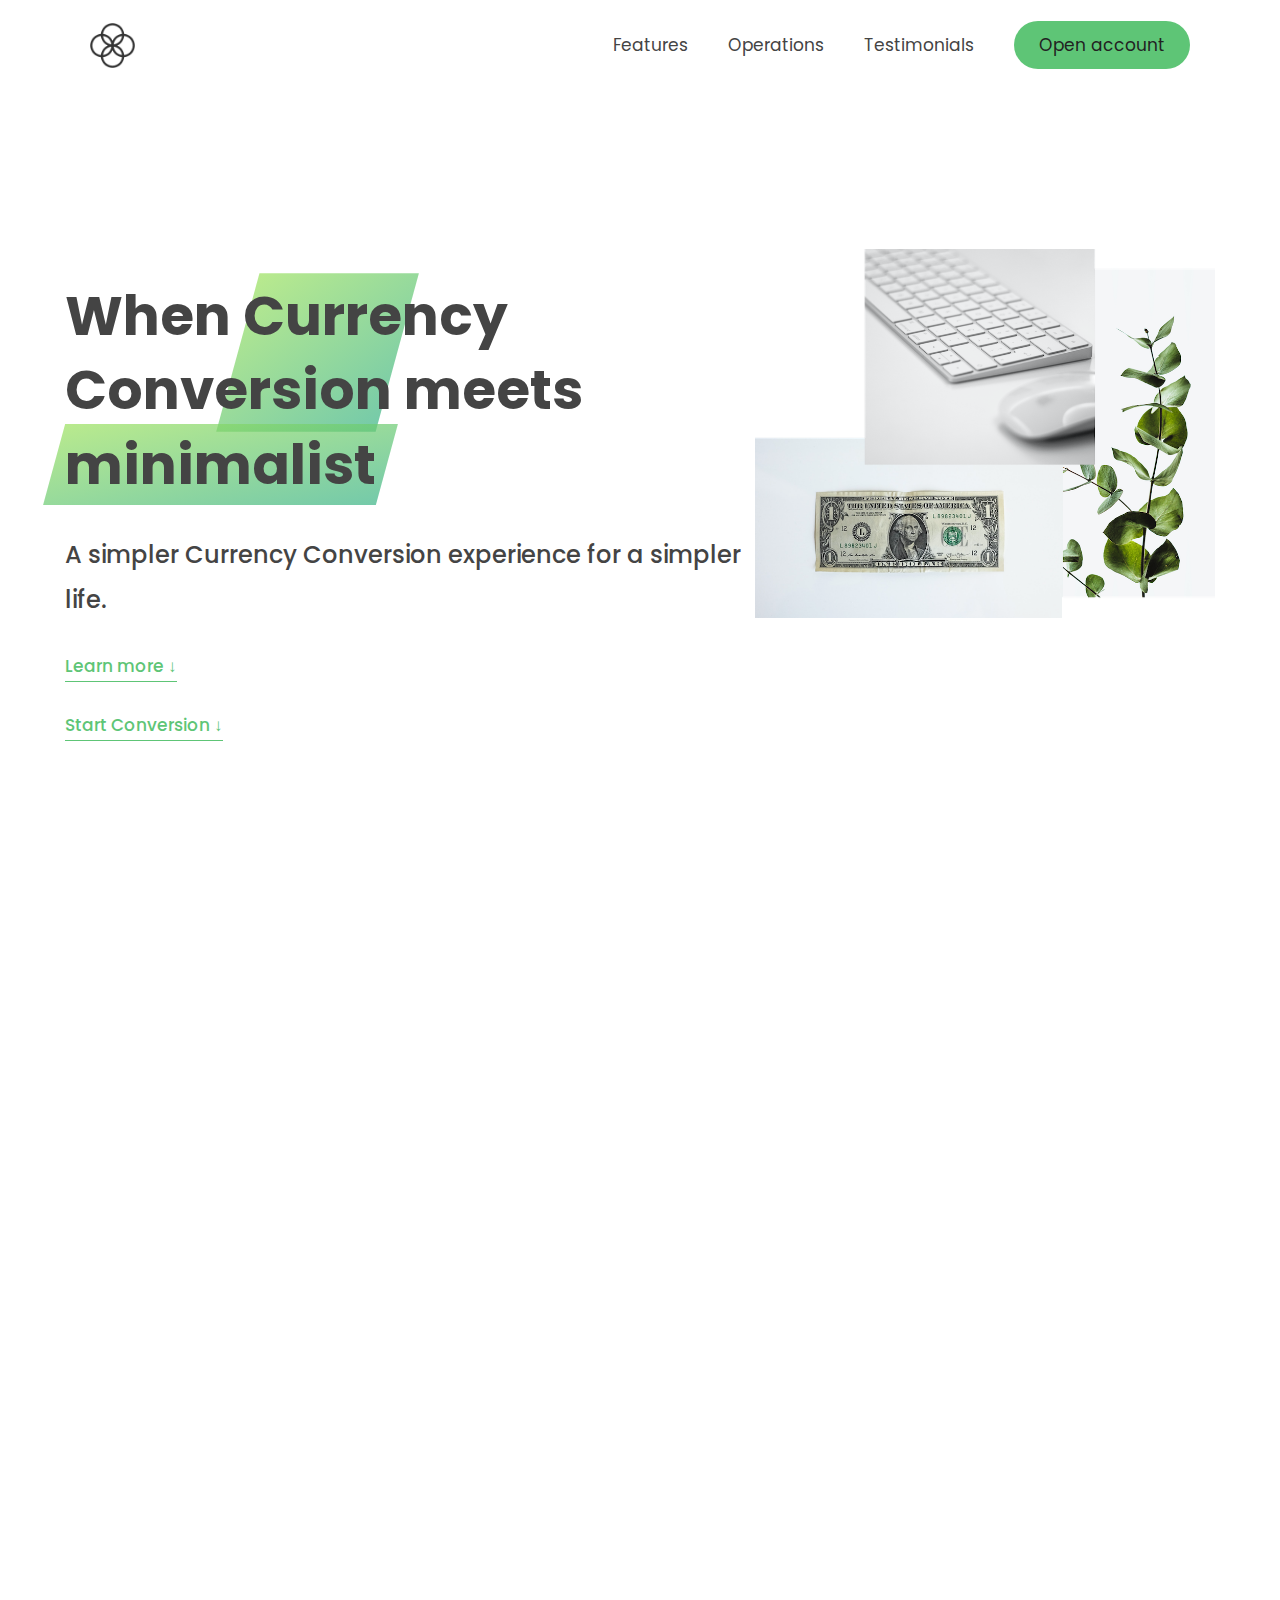
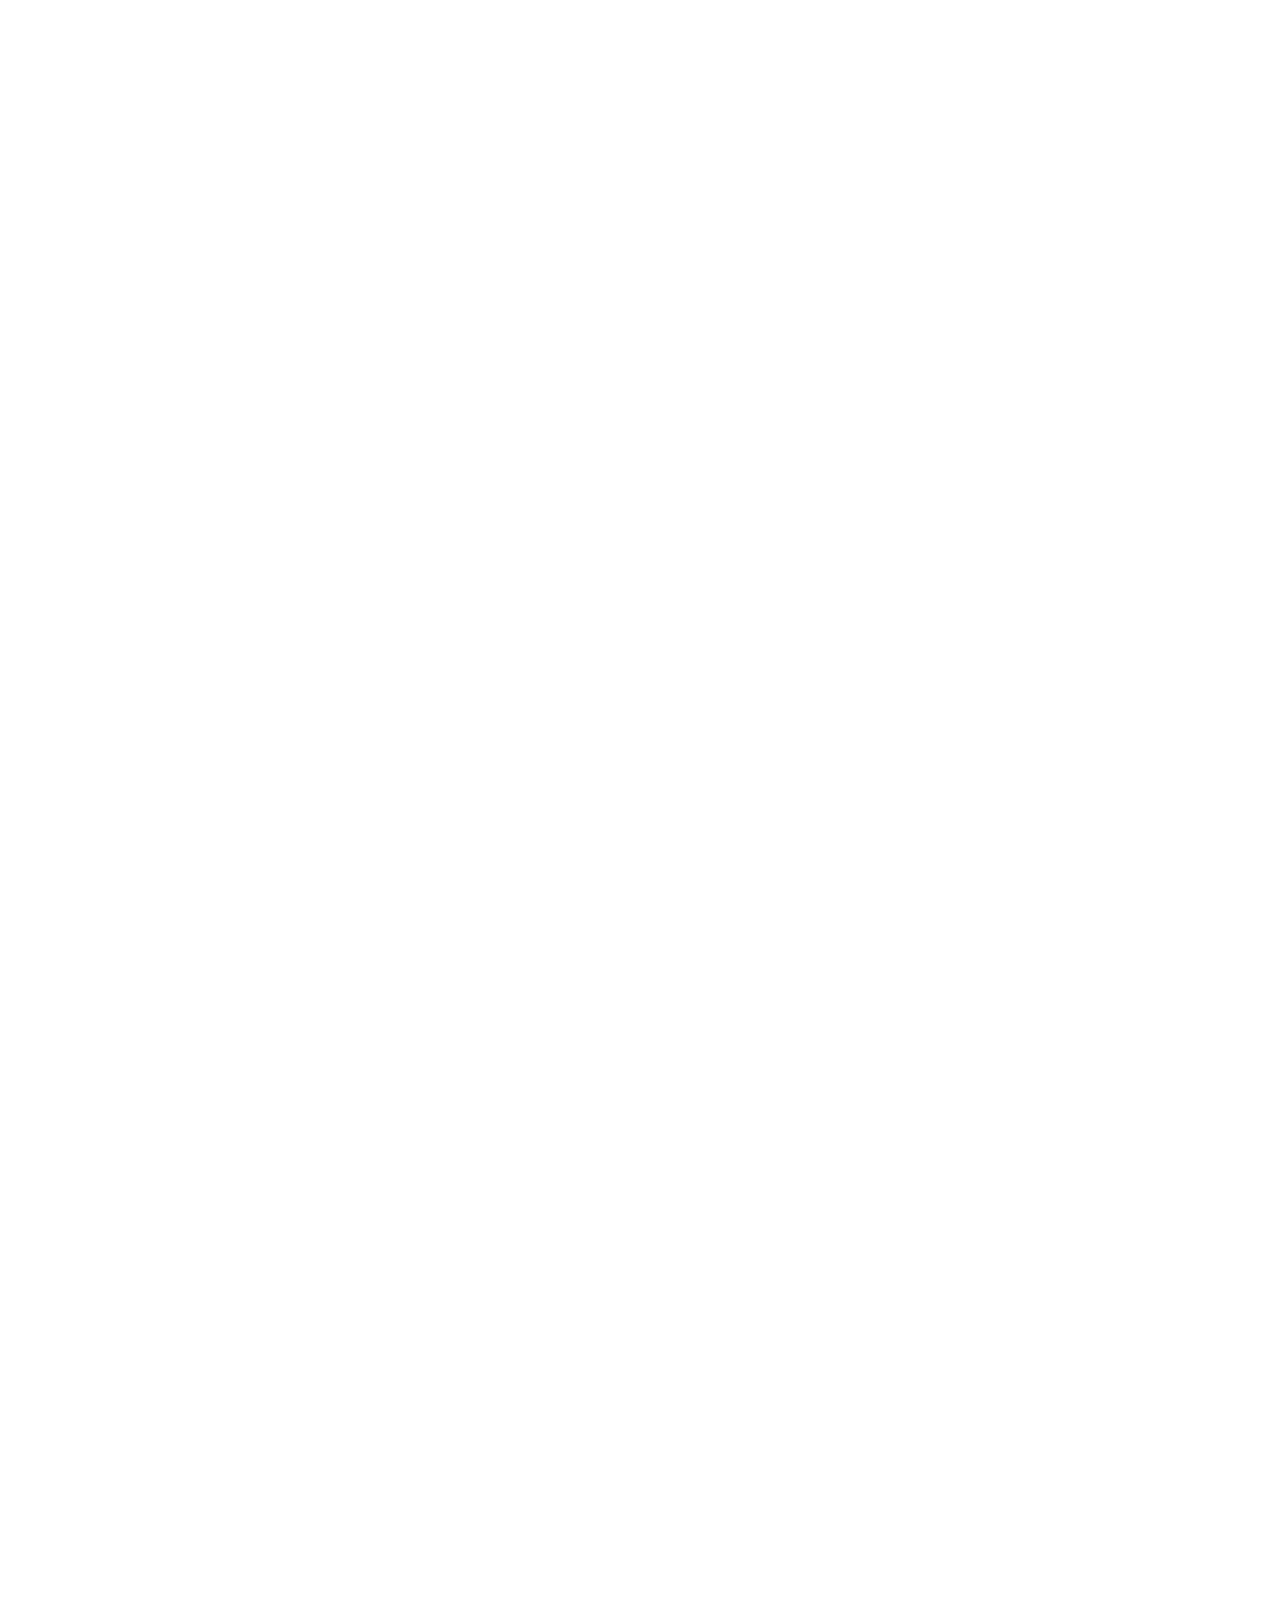
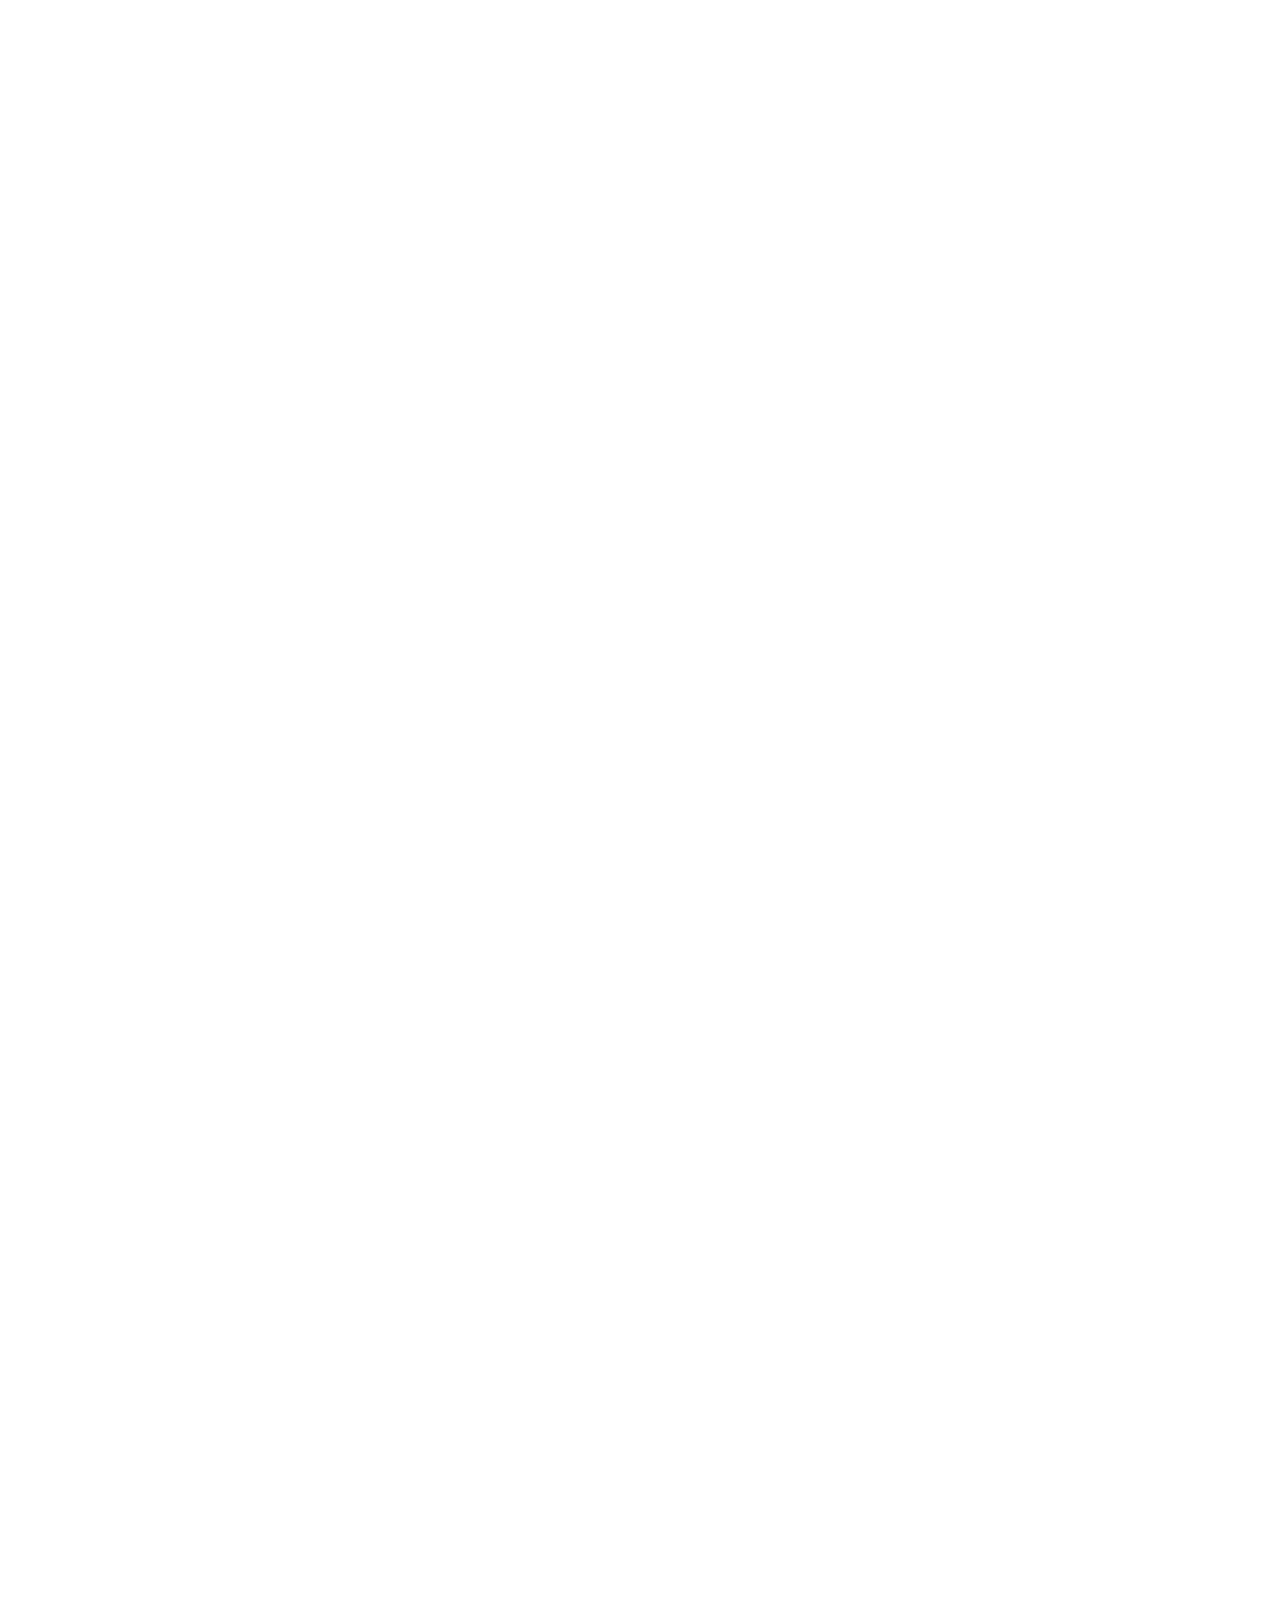
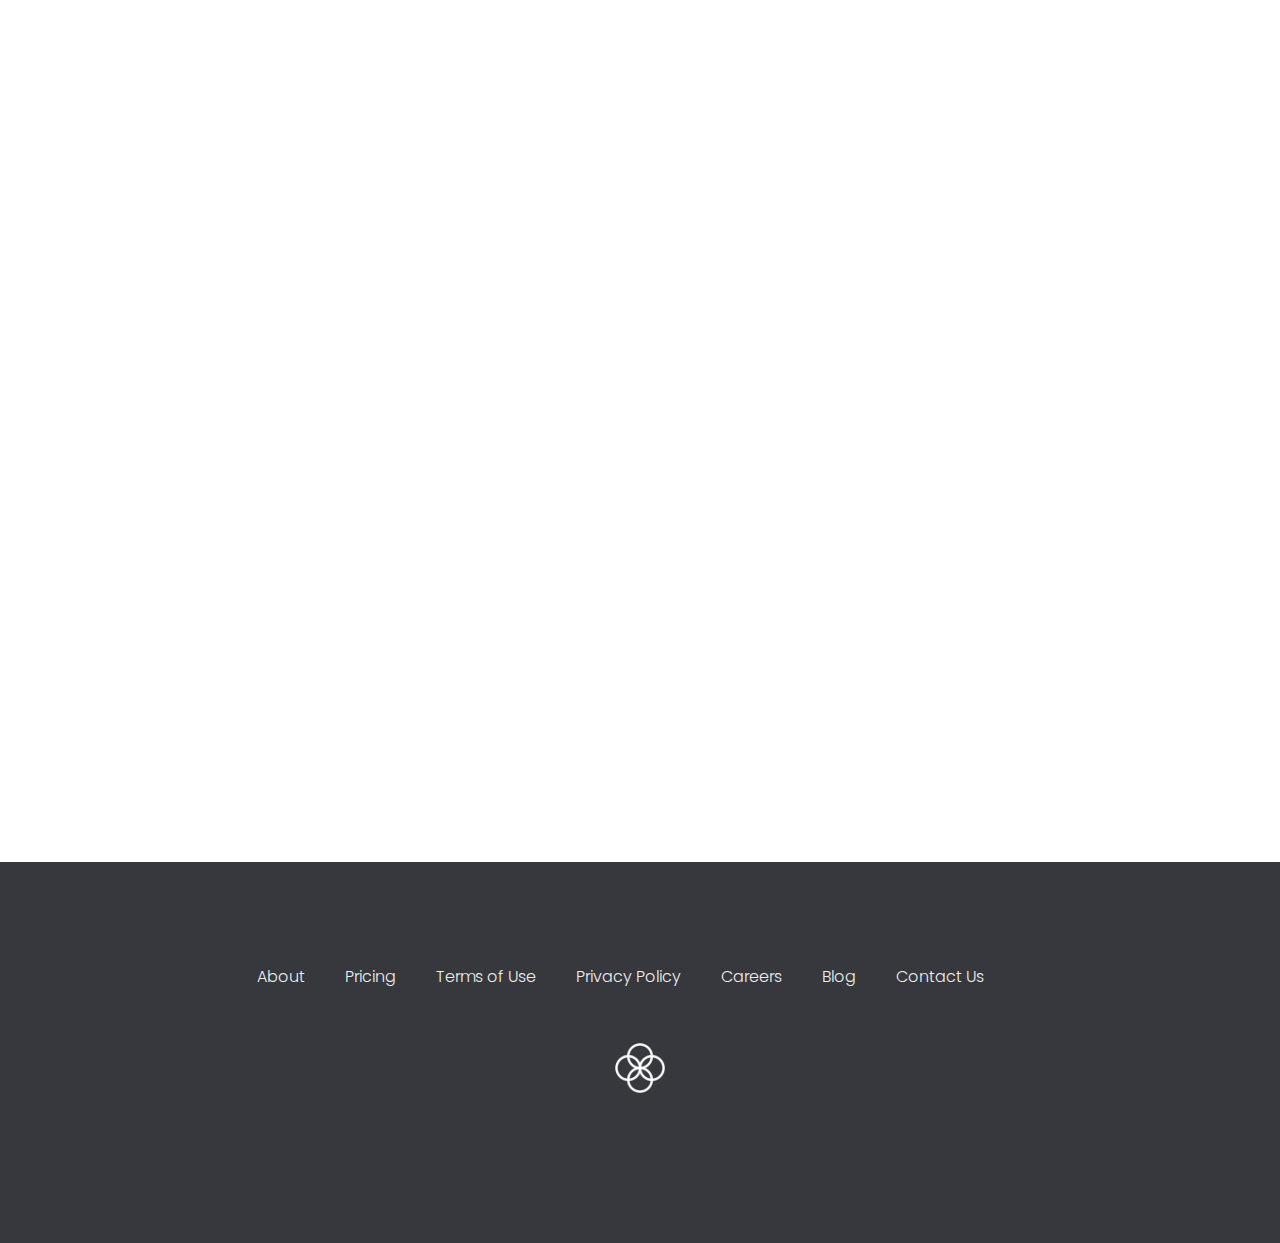
<file: Banking app/index.html>
<!DOCTYPE html>
<html lang="en">
  <head>
    <meta charset="UTF-8" />
    <meta name="viewport" content="width=device-width, initial-scale=1.0" />
    <meta http-equiv="X-UA-Compatible" content="ie=edge" />
    <link rel="shortcut icon" type="image/png" href="img/icon.png" />

    <link
      href="https://fonts.googleapis.com/css?family=Poppins:300,400,500,600&display=swap"
      rel="stylesheet"
    />
    <link rel="stylesheet" href="style.css" />
    <title>Currency Map | When Currency Conversion meets Minimalist</title>

    <script defer src="script.js"></script>
  </head>
  <body>
    <header class="header">
      <nav class="nav">
        <img
          src="img/mini-logo.png"
          alt="Currency Map logo"
          class="nav__logo"
          id="logo"
          designer="Jonas"
          data-version-number="3.0"
        />
        <ul class="nav__links">
          <li class="nav__item">
            <a class="nav__link" href="#section--1">Features</a>
          </li>
          <li class="nav__item">
            <a class="nav__link" href="#section--2">Operations</a>
          </li>
          <li class="nav__item">
            <a class="nav__link" href="#section--3">Testimonials</a>
          </li>
          <li class="nav__item">
            <a class="nav__link nav__link--btn btn--show-modal" href="#"
              >Open account</a
            >
          </li>
        </ul>
      </nav>

      <div class="header__title">
        <h1 onclick="alert('HTML alert')">
        <h1>
          When
          <!-- Green highlight effect -->
          <span class="highlight">Currency Conversion</span>
          meets<br />
          <span class="highlight">minimalist</span>
        </h1>
        <h4>A simpler Currency Conversion experience for a simpler life.</h4>
        <button class="btn--text btn--scroll-to-feature">Learn more &DownArrow;</button>
        <button class="btn--text btn--scroll-to-conversion">Start Conversion &DownArrow;</button>
        <img
          src="img/hero.png"
          class="header__img"
          alt="Minimalist bank items"
        />
      </div>
    </header>

    <section class="section">
      <div class="section__title">
        <h2 class="section__description">Convert Currency</h2>
        <h3 class="section__header"  id="section--conversion">
          Enter details in all the inputs and click convert.
        </h3>
      </div>
      <div class="conversion__section">
        <div class="features__feature">
          <form class="modal__form" onsubmit="return false;">
            <label for="amount">Amount</label>
            <input type="number" id="amount" name="amount" min="0" required />
            <label for="from">From</label>
            <select id="from" name="from" required>
              <option value="">Select</option>
            </select>
            <label for="to">To</label>
            <select id="to" name="to" required>
              <option value="">Select</option>
            </select>
            <label id="converted__amount__label" class="hidden" for="converted__amount">Converted Amount</label>
            <h2 id="converted__amount" class="hidden">50</h2>
            <button class="btn" id="btn-convert">Convert &rarr;</button>
          </form>
        </div>
      
        <img
          src="img/digital.jpg"
          class="conversion__img"
          alt="Minimalist bank items"
        />
      </div>
    </section>

    <section class="section" id="section--1">
      <div class="section__title">
        <h2 class="section__description">Features</h2>
        <h3 class="section__header">
          The ideal tool for managing your currency conversions. <br/>
          170+ supported currencies
        </h3>
      </div>

      <div class="features">
        <img
          src="img/digital-lazy.jpg"
          data-src="img/digital.jpg"
          alt="Computer"
          class="features__img lazy-img"
        />
        <div class="features__feature">
          <div class="features__icon">
            <svg>
              <use xlink:href="img/icons.svg#icon-monitor"></use>
            </svg>
          </div>
          <h5 class="features__header">Try it yourself.</h5>
          <p>
            Lorem ipsum dolor sit amet consectetur adipisicing elit. Unde alias
            sint quos? Accusantium a fugiat porro reiciendis saepe quibusdam
            debitis ducimus.
          </p>
        </div>

        <div class="features__feature">
          <div class="features__icon">
            <svg>
              <use xlink:href="img/icons.svg#icon-trending-up"></use>
            </svg>
          </div>
          <h5 class="features__header">Real-time forex quotes 60 seconds update frequency for all major currency pairs.</h5>
          <p>
            Nesciunt quos autem dolorum voluptates cum dolores dicta fuga
            inventore ab? Nulla incidunt eius numquam sequi iste pariatur
            quibusdam!
          </p>
        </div>
        <img
          src="img/grow-lazy.jpg"
          data-src="img/grow.jpg"
          alt="Plant"
          class="features__img lazy-img"
        />

        <img
          src="img/card-lazy.jpg"
          data-src="img/card.jpg"
          alt="Credit card"
          class="features__img lazy-img"
        />
        <div class="features__feature">
          <div class="features__icon">
            <svg>
              <use xlink:href="img/icons.svg#icon-credit-card"></use>
            </svg>
          </div>
          <h5 class="features__header">Easy To Use</h5>
          <p>
            Quasi, fugit in cumque cupiditate reprehenderit debitis animi enim
            eveniet consequatur odit quam quos possimus assumenda dicta fuga
            inventore ab.
          </p>
        </div>
      </div>
    </section>

    <section class="section" id="section--2">
      <div class="section__title">
        <h2 class="section__description">Operations</h2>
        <h3 class="section__header">
          Everything as simple as possible.
        </h3>
      </div>

      <div class="operations">
        <div class="operations__tab-container">
          <button
            class="btn operations__tab operations__tab--1 operations__tab--active"
            data-tab="1"
          >
            <span>01</span>Select the currencies
          </button>
          <button class="btn operations__tab operations__tab--2" data-tab="2">
            <span>02</span>Enter the amount to be converted
          </button>
          <button class="btn operations__tab operations__tab--3" data-tab="3">
            <span>03</span>Submit request
          </button>
        </div>
        <div
          class="operations__content operations__content--1 operations__content--active"
        >
          <div class="operations__icon operations__icon--1">
            <svg>
              <use xlink:href="img/icons.svg#icon-briefcase"></use>
            </svg>
          </div>
          <h5 class="operations__header">
            Select the currencies you want to convert.
          </h5>
          <p>
            Lorem ipsum dolor sit amet, consectetur adipisicing elit, sed do
            eiusmod tempor incididunt ut labore et dolore magna aliqua. Ut enim
            ad minim veniam, quis nostrud exercitation ullamco laboris nisi ut
            aliquip ex ea commodo consequat.
          </p>
        </div>

        <div class="operations__content operations__content--2">
          <div class="operations__icon operations__icon--2">
            <svg>
              <use xlink:href="img/icons.svg#icon-user"></use>
            </svg>
          </div>
          <h5 class="operations__header">
            Enter the amount you want to convert in specific currency.
          </h5>
          <p>
            Duis aute irure dolor in reprehenderit in voluptate velit esse
            cillum dolore eu fugiat nulla pariatur. Excepteur sint occaecat
            cupidatat non proident, sunt in culpa qui officia deserunt mollit
            anim id est laborum.
          </p>
        </div>
        <div class="operations__content operations__content--3">
          <div class="operations__icon operations__icon--3">
            <svg>
              <use xlink:href="img/icons.svg#icon-search"></use>
            </svg>
          </div>
          <h5 class="operations__header">
            Submit the request, get the converted amount.
          </h5>
          <p>
            Excepteur sint occaecat cupidatat non proident, sunt in culpa qui
            officia deserunt mollit anim id est laborum. Ut enim ad minim
            veniam, quis nostrud exercitation ullamco laboris nisi ut aliquip ex
            ea commodo consequat.
          </p>
        </div>
      </div>
    </section>

    <section class="section" id="section--3">
      <div class="section__title section__title--testimonials">
        <h2 class="section__description">Not sure yet?</h2>
        <h3 class="section__header">
          Millions of users are already making their lifes simpler.
        </h3>
      </div>

      <div class="slider">
        <div class="slide">
          <div class="testimonial">
            <h5 class="testimonial__header">Best conversions webapp ever!</h5>
            <blockquote class="testimonial__text">
              Lorem ipsum dolor sit, amet consectetur adipisicing elit.
              Accusantium quas quisquam non? Quas voluptate nulla minima
              deleniti optio ullam nesciunt, numquam corporis et asperiores
              laboriosam sunt, praesentium suscipit blanditiis. Necessitatibus
              id alias reiciendis, perferendis facere pariatur dolore veniam
              autem esse non voluptatem saepe provident nihil molestiae.
            </blockquote>
            <address class="testimonial__author">
              <img src="img/user-1.jpg" alt="" class="testimonial__photo" />
              <h6 class="testimonial__name">Aarav Lynn</h6>
              <p class="testimonial__location">San Francisco, USA</p>
            </address>
          </div>
        </div>

        <div class="slide">
          <div class="testimonial">
            <h5 class="testimonial__header">
              Simple way to get the updated forex rate!
            </h5>
            <blockquote class="testimonial__text">
              Quisquam itaque deserunt ullam, quia ea repellendus provident,
              ducimus neque ipsam modi voluptatibus doloremque, corrupti
              laborum. Incidunt numquam perferendis veritatis neque repellendus.
              Lorem, ipsum dolor sit amet consectetur adipisicing elit. Illo
              deserunt exercitationem deleniti.
            </blockquote>
            <address class="testimonial__author">
              <img src="img/user-2.jpg" alt="" class="testimonial__photo" />
              <h6 class="testimonial__name">Miyah Miles</h6>
              <p class="testimonial__location">London, UK</p>
            </address>
          </div>
        </div>

        <div class="slide">
          <div class="testimonial">
            <h5 class="testimonial__header">
              Create account to keep track of searched currencies!
            </h5>
            <blockquote class="testimonial__text">
              Debitis, nihil sit minus suscipit magni aperiam vel tenetur
              incidunt commodi architecto numquam omnis nulla autem,
              necessitatibus blanditiis modi similique quidem. Odio aliquam
              culpa dicta beatae quod maiores ipsa minus consequatur error sunt,
              deleniti saepe aliquid quos inventore sequi. Necessitatibus id
              alias reiciendis, perferendis facere.
            </blockquote>
            <address class="testimonial__author">
              <img src="img/user-3.jpg" alt="" class="testimonial__photo" />
              <h6 class="testimonial__name">Francisco Gomes</h6>
              <p class="testimonial__location">Lisbon, Portugal</p>
            </address>
          </div>
        </div>

        <button class="slider__btn slider__btn--left">&larr;</button>
        <button class="slider__btn slider__btn--right">&rarr;</button>
        <div class="dots"></div>
      </div>
    </section>

    <section class="section section--sign-up">
      <div class="section__title">
        <h3 class="section__header">
          The best day to join Currency Map was one year ago. The second best is
          today!
        </h3>
      </div>
      <button class="btn btn--show-modal">Open your free account today!</button>
    </section>

    <footer class="footer">
      <ul class="footer__nav">
        <li class="footer__item">
          <a class="footer__link" href="#">About</a>
        </li>
        <li class="footer__item">
          <a class="footer__link" href="#">Pricing</a>
        </li>
        <li class="footer__item">
          <a class="footer__link" href="#">Terms of Use</a>
        </li>
        <li class="footer__item">
          <a class="footer__link" href="#">Privacy Policy</a>
        </li>
        <li class="footer__item">
          <a class="footer__link" href="#">Careers</a>
        </li>
        <li class="footer__item">
          <a class="footer__link" href="#">Blog</a>
        </li>
        <li class="footer__item">
          <a class="footer__link" href="#">Contact Us</a>
        </li>
      </ul>
      <img src="img/icon.png" alt="Logo" class="footer__logo" />
    </footer>

    <div class="modal hidden">
      <button class="btn--close-modal">&times;</button>
      <h2 class="modal__header">
        Open your personal account <br />
        to store your <span class="highlight">search history</span>
      </h2>
      <form class="modal__form">
        <label>First Name</label>
        <input type="text" />
        <label>Last Name</label>
        <input type="text" />
        <label>Email Address</label>
        <input type="email" />
        <button class="btn">Next step &rarr;</button>
      </form>
    </div>
    <div class="overlay hidden"></div>

  </body>
</html>
</file>
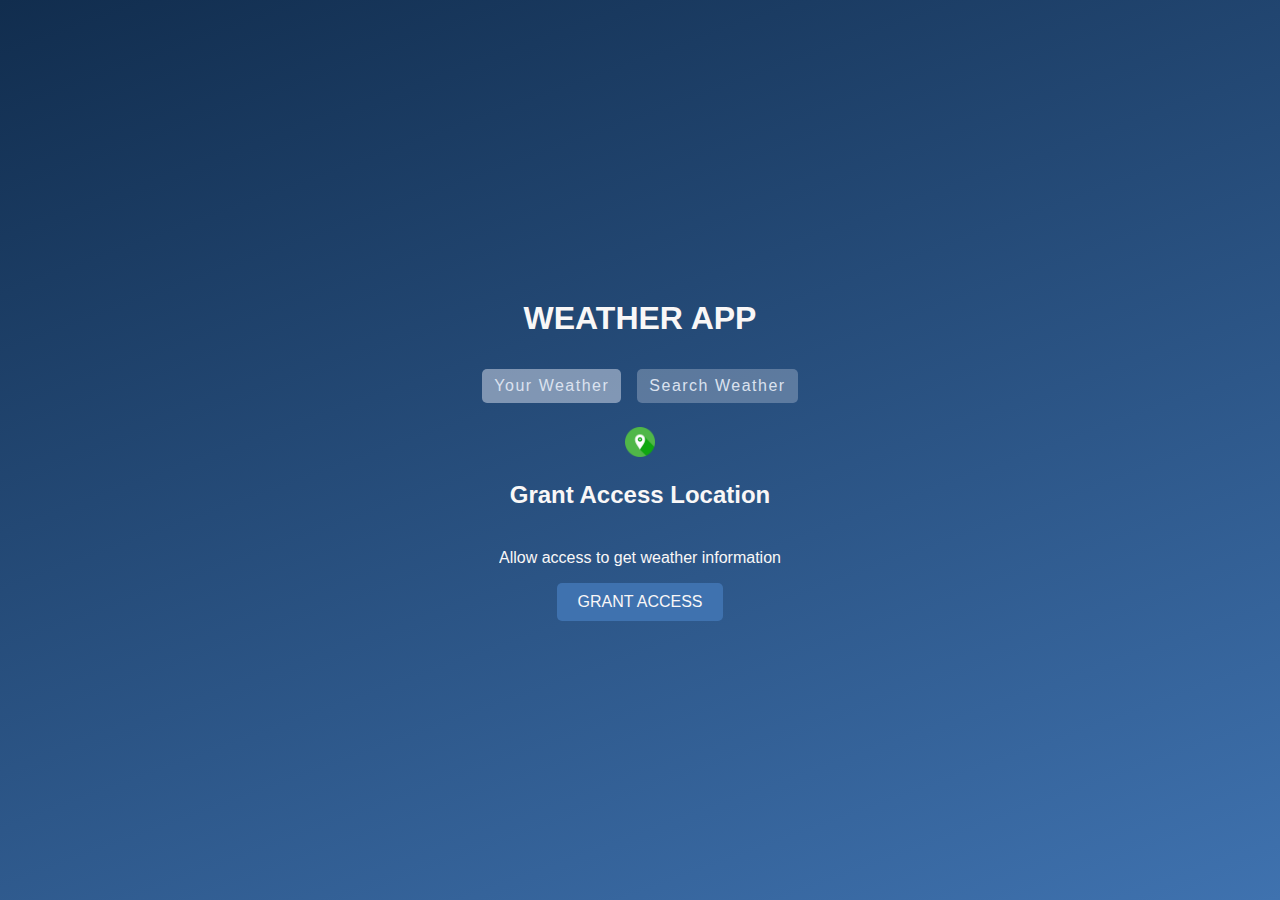
<file: weather App Project/index.html>
<!DOCTYPE html>
<html lang="en">

<head>
    <meta charset="UTF-8">
    <meta name="viewport" content="width=device-width, initial-scale=1.0">
    <title>Document</title>
    <link rel="stylesheet" href="style.css">
</head>

<body>
    <div class="wrapper">
        <div class="top_container">
            <h1>
                Weather App
            </h1>
            <div class="switchBtn">
                <button class="tab" data-yourWeather>your weather </button>
                <button class="tab" data-SearchWeather>search weather</button>
            </div>
        </div>

        <div class="weather_info">


            <div class="sub-container grantLocationContainer">
                <img src="./assets/location.png" class="grantSymbol" width="30px" height="30px">
                <h2>Grant Access Location</h2>
                <p>Allow access to get weather information </p>
                <button class="grant-btn" data-grantButton>
                    Grant Access
                </button>

            </div>
            <div class="form_container" data-formContainer>
                <form class="form_class" data-formData>
                    <input type="text" placeholder="search the city" class="search_input" data-searchInput />
                    <button type="submit" class="search_btn" data-searchBtn>
                        <img src="./assets/search.png" width="20px" height="20px">
                    </button>
                </form>
            </div>
            <!--- loading screen container -->
            <div class="sub-container loading-container">
                <img src="./assets/loading.gif" width="150" height="150">
                <p>Loading</p>
            </div>
            <div class="sub-container displayWeatherContainer" data-weatherContainer>

                <div class="cityConatiner">
                    <p data-cityName></p>
                    <img data-cityImage>
                </div>
                <div class="Weather_DESCRIPTION">

                    <p data-weatherDesc></p>
                    <img data-weathericon>
                    <p data-temp>
                </div>

                </p>
                <div class="parameters">
                    <div class="parameterChild">
                        <img src="./assets/wind.png" alt="" width="10px" height="10px" class="windImg">
                        <p data-windspeed></p>
                        <p>
                            Wind Speed
                        </p>

                    </div>
                    <div class="parameterChild">
                        <img src="./assets/humidity.png" alt="" width="10px" height="10px" class="windImg">
                        <p data-humidity></p>
                        <p>
                            Humidty
                        </p>

                    </div>
                    <div class="parameterChild">
                        <img src="./assets/cloud.png" alt="" width="10px" height="10px" class="windImg">
                        <p data-Clouds></p>
                        <p>
                            Clouds
                        </p>

                    </div>
                </div>

            </div>
        </div>


    </div>
    <script src="script.js"></script>
</body>

</html>
</file>
<file: Banking app/style.css>
:root {
  --color-primary: #5ec576;
  --color-secondary: #ffcb03;
  --color-tertiary: #ff585f;
  --color-primary-darker: #4bbb7d;
  --color-secondary-darker: #ffbb00;
  --color-tertiary-darker: #fd424b;
  --color-primary-opacity: #5ec5763a;
  --color-secondary-opacity: #ffcd0331;
  --color-tertiary-opacity: #ff58602d;
  --gradient-primary: linear-gradient(to top left, #39b385, #9be15d);
  --gradient-secondary: linear-gradient(to top left, #ffb003, #ffcb03);
}

* {
  margin: 0;
  padding: 0;
  box-sizing: inherit;
}

html {
  font-size: 62.5%;
  box-sizing: border-box;
}

body {
  font-family: 'Poppins', sans-serif;
  font-weight: 300;
  color: #444;
  line-height: 1.9;
  background-color: #fff;
}

/* GENERAL ELEMENTS */
.section {
  padding: 15rem 3rem;
  border-top: 1px solid #ddd;

  transition: transform 1s, opacity 1s;
}

.section--hidden {
  opacity: 0;
  transform: translateY(8rem);
}

.section__title {
  max-width: 80rem;
  margin: 0 auto 8rem auto;
}

.section__description {
  font-size: 1.8rem;
  font-weight: 600;
  text-transform: uppercase;
  color: var(--color-primary);
  margin-bottom: 1rem;
}

.section__header {
  font-size: 4rem;
  line-height: 1.3;
  font-weight: 500;
}

.btn {
  display: inline-block;
  background-color: var(--color-primary);
  font-size: 1.6rem;
  font-family: inherit;
  font-weight: 500;
  border: none;
  padding: 1.25rem 4.5rem;
  border-radius: 10rem;
  cursor: pointer;
  transition: all 0.3s;
}

.btn:hover {
  background-color: var(--color-primary-darker);
}

.btn--text {
  display: inline-block;
  background: none;
  font-size: 1.7rem;
  font-family: inherit;
  font-weight: 500;
  color: var(--color-primary);
  border: none;
  border-bottom: 1px solid currentColor;
  padding-bottom: 2px;
  cursor: pointer;
  transition: all 0.3s;
}

p {
  color: #666;
}


button:focus {
  outline: none;
}

img {
  transition: filter 0.5s;
}

.lazy-img {
  filter: blur(20px);
}

/* NAVIGATION */
.nav {
  display: flex;
  justify-content: space-between;
  align-items: center;
  height: 9rem;
  width: 100%;
  padding: 0 6rem;
  z-index: 100;
}

/* nav and stickly class at the same time */
.nav.sticky {
  position: fixed;
  background-color: rgba(255, 255, 255, 0.95);
}

.nav__logo {
  height: 4.5rem;
  transition: all 0.3s;
}

.nav__links {
  display: flex;
  align-items: center;
  list-style: none;
}

.nav__item {
  margin-left: 4rem;
}

.nav__link:link,
.nav__link:visited {
  font-size: 1.7rem;
  font-weight: 400;
  color: inherit;
  text-decoration: none;
  display: block;
  transition: all 0.3s;
}

.nav__link--btn:link,
.nav__link--btn:visited {
  padding: 0.8rem 2.5rem;
  border-radius: 3rem;
  background-color: var(--color-primary);
  color: #222;
}

.nav__link--btn:hover,
.nav__link--btn:active {
  color: inherit;
  background-color: var(--color-primary-darker);
  color: #333;
}

/* HEADER */
.header {
  padding: 0 3rem;
  height: 100vh;
  display: flex;
  flex-direction: column;
  align-items: center;
}

.header__title {
  flex: 1;

  max-width: 115rem;
  display: grid;
  grid-template-columns: 3fr 2fr;
  row-gap: 3rem;
  align-content: center;
  justify-content: center;

  align-items: start;
  justify-items: start;
}

h1 {
  font-size: 5.5rem;
  line-height: 1.35;
}

h4 {
  font-size: 2.4rem;
  font-weight: 500;
}

.header__img, .conversion__img {
  width: 100%;
  grid-column: 2 / 3;
  grid-row: 1 / span 4;
}

.highlight {
  position: relative;
}

.highlight::after {
  display: block;
  content: '';
  position: absolute;
  bottom: 0;
  left: 0;
  height: 100%;
  width: 100%;
  z-index: -1;
  opacity: 0.7;
  transform: scale(1.07, 1.05) skewX(-15deg);
  background-image: var(--gradient-primary);
}

/* CONVERSION */
.conversion__section{
  flex: 1;

  display: grid;
  grid-template-columns: 3fr 2fr;
  row-gap: 3rem;
  align-content: center;
  justify-content: center;

  align-items: start;
}

/* FEATURES */
.features {
  display: grid;
  grid-template-columns: 1fr 1fr;
  gap: 4rem;
  margin: 0 12rem;
}

.features__img {
  width: 100%;
}

.features__feature {
  align-self: center;
  justify-self: center;
  width: 70%;
  font-size: 1.5rem;
}

.features__icon {
  display: flex;
  align-items: center;
  justify-content: center;
  background-color: var(--color-primary-opacity);
  height: 5.5rem;
  width: 5.5rem;
  border-radius: 50%;
  margin-bottom: 2rem;
}

.features__icon svg {
  height: 2.5rem;
  width: 2.5rem;
  fill: var(--color-primary);
}

.features__header {
  font-size: 2rem;
  margin-bottom: 1rem;
}

/* OPERATIONS */
.operations {
  max-width: 100rem;
  margin: 12rem auto 0 auto;

  background-color: #fff;
}

.operations__tab-container {
  display: flex;
  justify-content: center;
}

.operations__tab {
  margin-right: 2.5rem;
  transform: translateY(-50%);
}

.operations__tab span {
  margin-right: 1rem;
  font-weight: 600;
  display: inline-block;
}

.operations__tab--1 {
  background-color: var(--color-secondary);
}

.operations__tab--1:hover {
  background-color: var(--color-secondary-darker);
}

.operations__tab--3 {
  background-color: var(--color-tertiary);
  margin: 0;
}

.operations__tab--3:hover {
  background-color: var(--color-tertiary-darker);
}

.operations__tab--active {
  transform: translateY(-66%);
}

.operations__content {
  display: none;

  /* JUST PRESENTATIONAL */
  font-size: 1.7rem;
  padding: 2.5rem 7rem 6.5rem 7rem;
}

.operations__content--active {
  display: grid;
  grid-template-columns: 7rem 1fr;
  column-gap: 3rem;
  row-gap: 0.5rem;
}

.operations__header {
  font-size: 2.25rem;
  font-weight: 500;
  align-self: center;
}

.operations__icon {
  display: flex;
  align-items: center;
  justify-content: center;
  height: 7rem;
  width: 7rem;
  border-radius: 50%;
}

.operations__icon svg {
  height: 2.75rem;
  width: 2.75rem;
}

.operations__content p {
  grid-column: 2;
}

.operations__icon--1 {
  background-color: var(--color-secondary-opacity);
}
.operations__icon--2 {
  background-color: var(--color-primary-opacity);
}
.operations__icon--3 {
  background-color: var(--color-tertiary-opacity);
}
.operations__icon--1 svg {
  fill: var(--color-secondary-darker);
}
.operations__icon--2 svg {
  fill: var(--color-primary);
}
.operations__icon--3 svg {
  fill: var(--color-tertiary);
}

/* SLIDER */
.slider {
  max-width: 100rem;
  height: 50rem;
  margin: 0 auto;
  position: relative;

  /* IN THE END */
  overflow: hidden;
}

.slide {
  position: absolute;
  top: 0;
  width: 100%;
  height: 50rem;

  display: flex;
  align-items: center;
  justify-content: center;

  /* THIS creates the animation! */
  transition: transform 1s;
}

.slide > img {
  /* Only for images that have different size than slide */
  width: 100%;
  height: 100%;
  object-fit: cover;
}

.slider__btn {
  position: absolute;
  top: 50%;
  z-index: 10;

  border: none;
  background: rgba(255, 255, 255, 0.7);
  font-family: inherit;
  color: #333;
  border-radius: 50%;
  height: 5.5rem;
  width: 5.5rem;
  font-size: 3.25rem;
  cursor: pointer;
}

.slider__btn--left {
  left: 6%;
  transform: translate(-50%, -50%);
}

.slider__btn--right {
  right: 6%;
  transform: translate(50%, -50%);
}

.dots {
  position: absolute;
  bottom: 5%;
  left: 50%;
  transform: translateX(-50%);
  display: flex;
}

.dots__dot {
  border: none;
  background-color: #b9b9b9;
  opacity: 0.7;
  height: 1rem;
  width: 1rem;
  border-radius: 50%;
  margin-right: 1.75rem;
  cursor: pointer;
  transition: all 0.5s;

  /* Only necessary when overlying images */
  /* box-shadow: 0 0.6rem 1.5rem rgba(0, 0, 0, 0.7); */
}

.dots__dot:last-child {
  margin: 0;
}

.dots__dot--active {
  /* background-color: #fff; */
  background-color: #888;
  opacity: 1;
}

/* TESTIMONIALS */
.testimonial {
  width: 65%;
  position: relative;
}

.testimonial::before {
  content: '\201C';
  position: absolute;
  top: -5.7rem;
  left: -6.8rem;
  line-height: 1;
  font-size: 20rem;
  font-family: inherit;
  color: var(--color-primary);
  z-index: -1;
}

.testimonial__header {
  font-size: 2.25rem;
  font-weight: 500;
  margin-bottom: 1.5rem;
}

.testimonial__text {
  font-size: 1.7rem;
  margin-bottom: 3.5rem;
  color: #666;
}

.testimonial__author {
  margin-left: 3rem;
  font-style: normal;

  display: grid;
  grid-template-columns: 6.5rem 1fr;
  column-gap: 2rem;
}

.testimonial__photo {
  grid-row: 1 / span 2;
  width: 6.5rem;
  border-radius: 50%;
}

.testimonial__name {
  font-size: 1.7rem;
  font-weight: 500;
  align-self: end;
  margin: 0;
}

.testimonial__location {
  font-size: 1.5rem;
}

.section__title--testimonials {
  margin-bottom: 4rem;
}

/* SIGNUP */
.section--sign-up {
  background-color: #37383d;
  border-top: none;
  border-bottom: 1px solid #444;
  text-align: center;
  padding: 10rem 3rem;
}

.section--sign-up .section__header {
  color: #fff;
  text-align: center;
}

.section--sign-up .section__title {
  margin-bottom: 6rem;
}

.section--sign-up .btn {
  font-size: 1.9rem;
  padding: 2rem 5rem;
}

/* FOOTER */
.footer {
  padding: 10rem 3rem;
  background-color: #37383d;
}

.footer__nav {
  list-style: none;
  display: flex;
  justify-content: center;
  margin-bottom: 5rem;
}

.footer__item {
  margin-right: 4rem;
}

.footer__link {
  font-size: 1.6rem;
  color: #eee;
  text-decoration: none;
}

.footer__logo {
  height: 5rem;
  display: block;
  margin: 0 auto;
  margin-bottom: 5rem;
}

.footer__copyright {
  font-size: 1.4rem;
  color: #aaa;
  text-align: center;
}

.footer__copyright .footer__link {
  font-size: 1.4rem;
}

/* MODAL WINDOW */
.modal {
  position: fixed;
  top: 50%;
  left: 50%;
  transform: translate(-50%, -50%);
  max-width: 60rem;
  background-color: #f3f3f3;
  padding: 5rem 6rem;
  box-shadow: 0 4rem 6rem rgba(0, 0, 0, 0.3);
  z-index: 1000;
  transition: all 0.5s;
}

.overlay {
  position: fixed;
  top: 0;
  left: 0;
  width: 100%;
  height: 100%;
  background-color: rgba(0, 0, 0, 0.5);
  backdrop-filter: blur(4px);
  z-index: 100;
  transition: all 0.5s;
}

.modal__header {
  font-size: 3.25rem;
  margin-bottom: 4.5rem;
  line-height: 1.5;
}

.modal__form {
  margin: 0 3rem;
  display: grid;
  grid-template-columns: 1fr 2fr;
  align-items: center;
  gap: 2.5rem;
}

.modal__form label {
  font-size: 1.7rem;
  font-weight: 500;
}

.modal__form input, .modal__form select {
  font-size: 1.7rem;
  padding: 1rem 1.5rem;
  border: 1px solid #ddd;
  border-radius: 0.5rem;
}

.modal__form button {
  grid-column: 1 / span 2;
  justify-self: center;
  margin-top: 1rem;
}

.btn--close-modal {
  font-family: inherit;
  color: inherit;
  position: absolute;
  top: 0.5rem;
  right: 2rem;
  font-size: 4rem;
  cursor: pointer;
  border: none;
  background: none;
}

.hidden {
  visibility: hidden;
  opacity: 0;
}

/* COOKIE MESSAGE */
.cookie-message {
  display: flex;
  align-items: center;
  justify-content: space-evenly;
  width: 100%;
  background-color: white;
  color: #bbb;
  font-size: 1.5rem;
  font-weight: 400;
}
</file>
<file: weather App Project/style.css>
*,*::before,*::after {
    margin: 0;
    padding: 0;
    box-sizing: border-box;
    font-family: 'Merriweather Sans', sans-serif;
}

:root {
    --colorDark1: #112D4E;
    --colorDark2: #3F72AF;
    --colorLight1: #DBE2EF;
    --colorLight2: #F9F7F7;
}

.wrapper {
    width: 100vw;
    height: 100vh;
    color: var(--colorLight2);
    background: linear-gradient(160deg, var(--colorDark1) 0%, var(--colorDark2) 100%);
    display: flex;
    flex-direction: column;
    align-items: center;
    justify-content: center;
    text-align: center;
}

h1 {
    text-transform: uppercase;
    padding-top: 20px;
}

.switchBtn {
    display: flex;
    justify-content: center;
    gap: 1rem;
    margin-top: 2rem;
    
   
    
}

.tab {
    cursor: pointer;
    font-size: 1rem;
    letter-spacing: 1.5px;
    padding: 8px 12px;
    border-radius: 5px;
    background-color: rgba(219, 226, 239, 0.3);
    transition: 0.3s;
    text-transform: capitalize;
    color: var(--colorLight1);
    border: none;
}


.tab:hover, .tab.current-tab {
    background-color: rgba(219, 226, 239, 0.5);
}

.weather_info {
    margin-top: 1.5rem;
    width: 90%;
    max-width: 600px;
}

.sub-container {
    display: none;
    flex-direction: column;
    align-items: center;
    justify-content: center;
}

.sub-container.active {
    display: flex;
}

.grant-btn {
    all: unset;
    font-size: 1rem;
    text-transform: uppercase;
    padding: 10px 20px;
    border-radius: 5px;
    background-color: var(--colorDark2);
    cursor: pointer;
    transition: 0.3s;
}

.grant-btn:hover {
    background-color: var(--colorDark1);
}

.form_container {
    display: none;
    width:90%;
    max-width:550px;
    margin:0 auto;
    justify-content: center;
    align-items: center;
    gap: 0 10px; 
    
}

.form_container.active {
    display: flex;
    height: inherit;
   
   
}
form{
    all: unset;
    display: flex;
    justify-content:space-between ;
}

.search_input {
    all:unset;
    width: calc(100% - 80px);
    height:40px;
    padding: 0 20px;
    background-color:rgba(219, 226, 239, 0.5);
    border-radius: 10px;
}

.search_btn {
    all: unset;
    font-size: 0.85rem;
    text-transform: uppercase;
    border-radius: 5px;
    background-color: var(--colorDark2);
    cursor: pointer;
    padding: 10px 30px;
    margin-bottom: 10px;
}

.displayWeatherContainer {
    display: none;
}

.displayWeatherContainer.active {
    display: flex;
    flex-direction: column;
    align-items: center;
}

.parameters {
    display: flex;
    justify-content: space-around;
    width: 100%;
    margin-top: 1.5rem;
}

.parameterChild {
    display: flex;
    flex-direction: column;
    align-items: center;
    padding: 10px;
    border-radius: 5px;
    background-color: rgba(219, 226, 239, 0.5);
}
.cityConatiner{
    padding: top 0.5em; ;
    margin-top: 1.5rem;

}
.cityConatiner p{
    text-transform: uppercase;
    margin-bottom: 1.5rem;

font-size: 2rem;

}
.Weather_DESCRIPTION p{
    text-transform: capitalize;
    letter-spacing: 0.5rem;
    font-size: 1.2rem;
}
.Weather_DESCRIPTION img{
    width: 35%;
   
}
.parameterChild img{
    height: auto;
    width: 50%;
}
.parameterChild p{
    margin:4px 0px;
}
.grantLocationContainer  h2{
    margin: 1em 0rem;

}
.grantLocationContainer p{
    margin: 1em 0rem;
}
</file>
